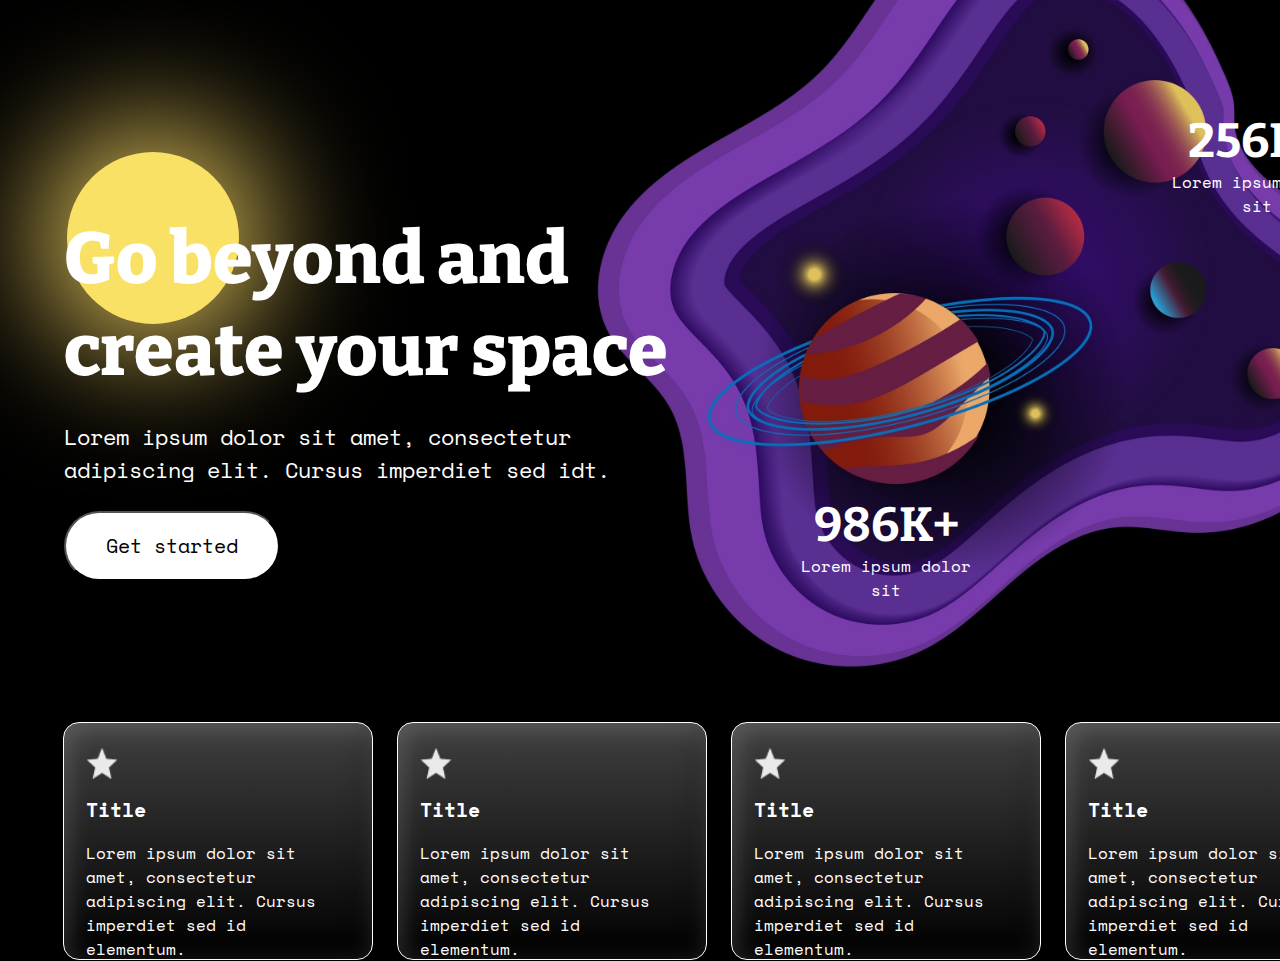
<file: index.html>
<!DOCTYPE html>
<html>
<head>
    <meta charset="utf-8">
    <link rel="stylesheet" href="css/reset.css">
    <link rel="stylesheet" href="css/style.css">
    <title>Lab1</title>
</head>
<body>
    <div class="circle-frame">
        <div class="circle-frame__ellipse-effect"></div>
        <div class="circle-frame__ellipse-figure"></div>
    </div>

    <div class="main-image-content">
        <img class="main-image-content__image" alt="госпожа вселенная"/>
        <div class="number number_right">
            <span class="number__title">
                256B+
            </span>
            <span class="number__small-text">
                Lorem ipsum dolor sit
            </span>
        </div>
        <div class="number number_left">
            <span class="number__title">
                986K+
            </span>
            <span class="number__small-text">
                Lorem ipsum dolor sit
            </span>
        </div>
    </div>
    <div class="main-content">
        <h1 class="main-content__title">
            Go beyond and create your space
        </h1>
        <div class="main-content__text">
            Lorem ipsum dolor sit amet, consectetur
            adipiscing elit. Cursus imperdiet sed idt.
        </div>
        <button class="main-button">
            Get started
        </button>
    </div>
    <div class="card-form">
        <div class="frame">
            <img src="./images/Vector.png" class="icon-star" alt="звезда" />
            <h4 class="frame__title">
                Title
            </h4>
            <p class="frame__text">
                Lorem ipsum dolor sit amet, consectetur adipiscing elit. Cursus imperdiet sed id elementum.
            </p>
        </div>
        <div class="frame">
            <img src="./images/Vector.png" class="icon-star" alt="звезда" />
            <h4 class="frame__title">
                Title
            </h4>
            <p class="frame__text">
                Lorem ipsum dolor sit amet, consectetur adipiscing elit. Cursus imperdiet sed id elementum.
            </p>
        </div>
        <div class="frame">
            <img src="./images/Vector.png" class="icon-star" alt="звезда" />
            <h4 class="frame__title">
                Title
            </h4>
            <p class="frame__text">
                Lorem ipsum dolor sit amet, consectetur adipiscing elit. Cursus imperdiet sed id elementum.
            </p>
        </div>
        <div class="frame">
            <img src="./images/Vector.png" class="icon-star" alt="звезда" />
            <h4 class="frame__title">
                Title
            </h4>
            <p class="frame__text">
                Lorem ipsum dolor sit amet, consectetur adipiscing elit. Cursus imperdiet sed id elementum.
            </p>
        </div>
    </div>
</body>
</html>
</file>
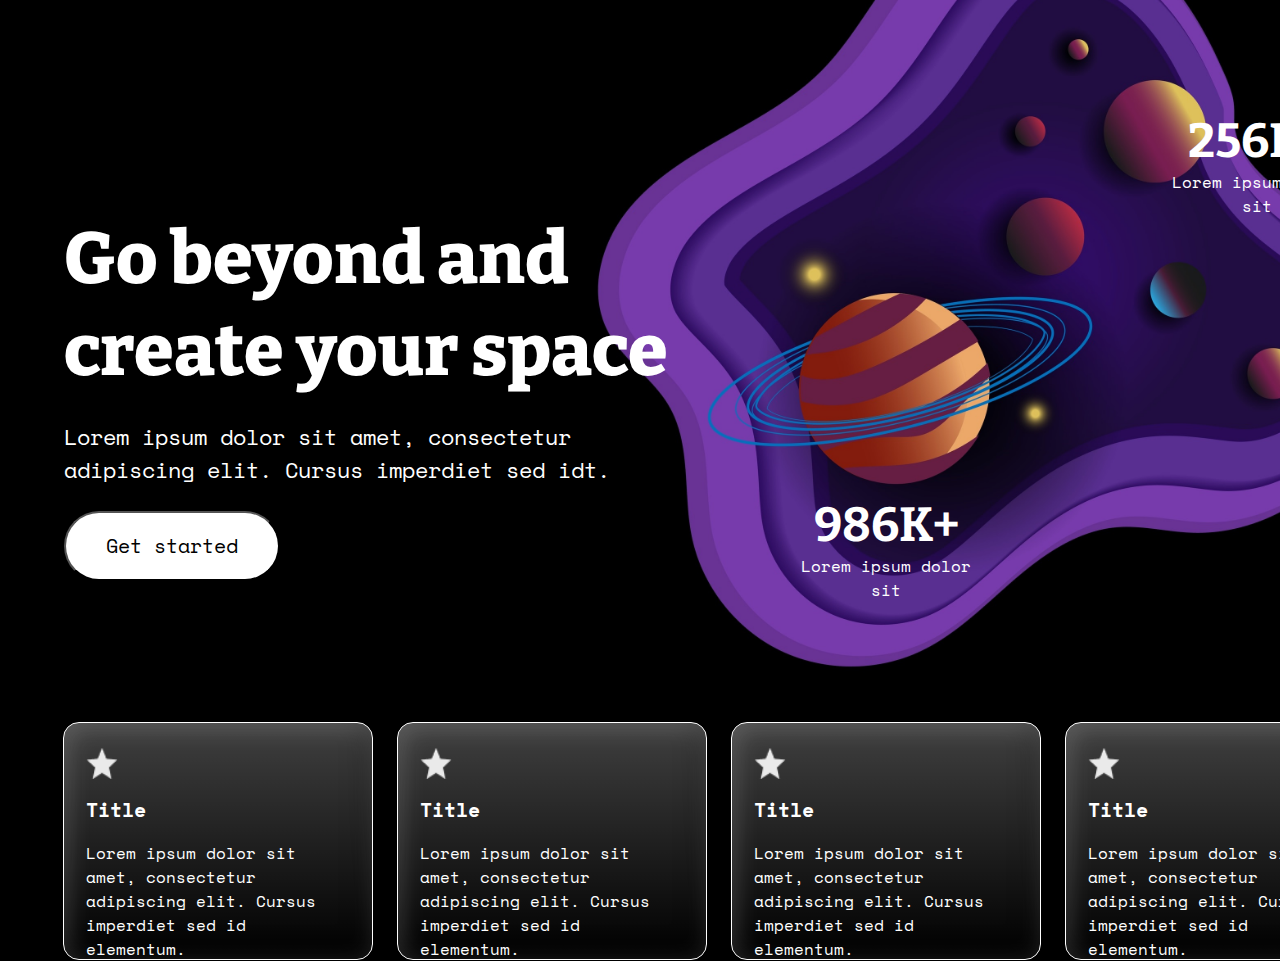
<file: negr.html>
<!DOCTYPE html>
<html>
<head>
    <meta charset="utf-8">
    <link rel="stylesheet" href="css/reset.css">
    <link rel="stylesheet" href="css/style.css">
    <title>Lab1</title>
</head>
<body>
    <div class="circle-bg">
        <div class="ellipse-figure"></div>
        <div class="ellipse-effect"></div>
    </div>

    <div class="main-image-content">
        <img class="main-image-content__image" alt="госпожа вселенная"/>
        <div class="number number_right">
            <span class="number__title">
                256B+
            </span>
            <span class="number__small-text">
                Lorem ipsum dolor sit
            </span>
        </div>
        <div class="number number_left">
            <span class="number__title">
                986K+
            </span>
            <span class="number__small-text">
                Lorem ipsum dolor sit
            </span>
        </div>
    </div>
    <div class="main-content">
        <h1 class="main-content__title">
            Go beyond and create your space
        </h1>
        <div class="main-content__text">
            Lorem ipsum dolor sit amet, consectetur
            adipiscing elit. Cursus imperdiet sed idt.
        </div>
        <button class="main-button">
            Get started
        </button>
    </div>
    <div class="card-form">
        <div class="frame">
            <img src="./images/Vector.png" class="icon-star" alt="звезда" />
            <h4 class="frame__title">
                Title
            </h4>
            <p class="frame__text">
                Lorem ipsum dolor sit amet, consectetur adipiscing elit. Cursus imperdiet sed id elementum.
            </p>
        </div>
        <div class="frame">
            <img src="./images/Vector.png" class="icon-star" alt="звезда" />
            <h4 class="frame__title">
                Title
            </h4>
            <p class="frame__text">
                Lorem ipsum dolor sit amet, consectetur adipiscing elit. Cursus imperdiet sed id elementum.
            </p>
        </div>
        <div class="frame">
            <img src="./images/Vector.png" class="icon-star" alt="звезда" />
            <h4 class="frame__title">
                Title
            </h4>
            <p class="frame__text">
                Lorem ipsum dolor sit amet, consectetur adipiscing elit. Cursus imperdiet sed id elementum.
            </p>
        </div>
        <div class="frame">
            <img src="./images/Vector.png" class="icon-star" alt="звезда" />
            <h4 class="frame__title">
                Title
            </h4>
            <p class="frame__text">
                Lorem ipsum dolor sit amet, consectetur adipiscing elit. Cursus imperdiet sed id elementum.
            </p>
        </div>
    </div>
</body>
</html>
</file>
<file: css/style.css>
body {
    max-width: 1400px;
    max-height: 1024px;
    margin: auto;
    background: #000000;
}

@font-face {
    font-family: 'Bitter';
    src: url('../fonts/Bitter/static/Bitter-Bold.ttf') format('truetype');
    font-weight: 700;
    font-style: normal;
}

@font-face {
    font-family: 'Bitter';
    src: url('../fonts/Bitter/static/Bitter-ExtraBold.ttf') format('truetype');
    font-weight: 800;
    font-style: normal;
}

@font-face {
    font-family: 'Space Mono';
    src: url('../fonts/Space Mono/SpaceMono-Regular.ttf') format('truetype');
    font-weight: 400;
    font-style: normal;
}

@font-face {
    font-family: 'Space Mono';
    src: url('../fonts/Space Mono/SpaceMono-Bold.ttf') format('truetype');
    font-weight: 700;
    font-style: normal;
}

.main-content {
    padding: 0px;
    max-width: 639px;
    max-height: 364px;
    top: 213px;
    left: 64px;
    gap: 24px;
    position: absolute;
}
.main-content__title {
    width: 639px;
    height: 184px;
    font-family: Bitter, serif;
    font-size: 72px;
    font-weight: 800;
    line-height: 92px;
    text-align: left;
    color: #FFFFFF;
}

.main-content__text {
    width: 591px;
    height: 66px;
    font-family: 'Space Mono', serif;
    font-size: 22px;
    font-weight: 400;
    line-height: 32.58px;
    text-align: left;
    color: #FFFFFF;
    margin: 24px 0 24px 0;
}

.main-button {
    padding: 24px 40px;
    gap: 10px;
    background: #FFFFFF;
    border-radius: 40px;
    font-family: 'Space Mono', serif;
    font-style: normal;
    font-weight: 400;
    font-size: 20px;
    line-height: 18px;
    color: #000000;
}

.circle-frame {
    position: absolute;
    width: 218px;
    height: 218px;
    left: 44px;
    top: 129px;
}
/*���� ����� ��� ������� � ������ ellipse-effect � ellipse-figure ��� �������� � � ������ ������ ����� �� ������ ������� */
/*���� ��, �� ���� ��� �������� ��� � ������ ���� �������� �� ����� ������������� �������� �����*/
.circle-frame__ellipse-effect {
    position: absolute;
    width: 218px;
    height: 218px;
    background: #F9D866;
    filter: blur(67.58px);
    border-radius: 50%;
}

.circle-frame__ellipse-figure {
    position: absolute;
    width: 172.22px;
    height: 172.22px;
    top: 22.89px;
    left: 22.89px;
    gap: 0px;
    background: #F9E166;
    border-radius: 50%;
}


.main-image-content {
    position: absolute;
    width: 801px;
    height: 796px;
    left: 577px;
    top: -123px;
    overflow: hidden;
}

.main-image-content__image {
    position: absolute;
    width: 801px;
    height: 796px;
    left: 0px;
    top: 0px;
    background: url(../images/image.jpg);
    background-size: cover;
    background-position: center;
}

/* Numbers */
.number {
    display: flex;
    flex-direction: column;
    justify-content: center;
    align-items: center;
    padding: 0 16px;
    gap: 6px;
    position: absolute;
    max-width: 238px;
    max-height: 100px;
    border-radius: 24px;
}

.number_right {
    left: 561px;
    top: 217px;
}

.number_left {
    left: 190px;
    top: 601px;
}

.number__title {
    width: 163px;
    height: 70px;
    font-family: 'Bitter', serif;
    font-weight: 700;
    font-size: 48px;
    line-height: 94px;
    text-align: center;
    color: #FFFFFF;
}

.number__small-text {
    width: 206px;
    height: 24px;
    font-family: 'Space Mono', serif;
    font-weight: 400;
    font-size: 16px;
    line-height: 24px;
    text-align: center;
    color: #FFFFFF;
}


/* Card ���� � �������-��������,  ��� � ������� �������� � ���������� ������*/
.card-form {
    display: flex;
    flex-direction: row;
    align-items: flex-start;
    padding: 0px;
    gap: 24px;
    position: absolute;
    width: 1312px;
    height: 238px;
    left: 63px;
    top: 722px;
}

.frame {
    box-sizing: border-box;
    display: flex;
    flex-direction: column;
    align-items: flex-start;
    padding: 24px 22px;
    gap: 16px;
    width: 310px;
    height: 238px;
    border: 1px solid;
    border-color:white;
    background: linear-gradient(180deg, rgba(255, 255, 255, 0.25) 0%, rgba(255, 255, 255, 0) 100%);
    box-shadow: inset -8px -8px 24px rgba(0, 0, 0, 0.25), inset 4px 4px 24px rgba(255, 255, 255, 0.2);
    border-radius: 16px;

}
/*��� �� ����� � frame__icon-star, �� � �� ������ ��� �������� � � ������ ������ ����� ���� �� ������������*/
.icon-star {
    width: 32px;
    height: 32px;
    background-size: cover;
    background-position: center;
    overflow: hidden;
    flex: none;
    order: 0;
    flex-grow: 0;
}

.frame__title {
    width: 62px;
    height: 30px;
    font-family: 'Space Mono', serif;
    font-style: normal;
    font-weight: 700;
    font-size: 20px;
    line-height: 30px;
    color: #FFFFFF;
    flex: none;
    order: 1;
    flex-grow: 0;
}

/* Lorem ipsum dolor sit amet, consectetur adipiscing elit. Cursus imperdiet sed id elementum. */
.frame__text {
    width: 266px;
    height: 96px;
    font-family: 'Space Mono', serif;
    font-style: normal;
    font-weight: 400;
    font-size: 16px;
    line-height: 24px;
    color: #FFFFFF;
    flex: none;
    order: 2;
    flex-grow: 0;
}
</file>
